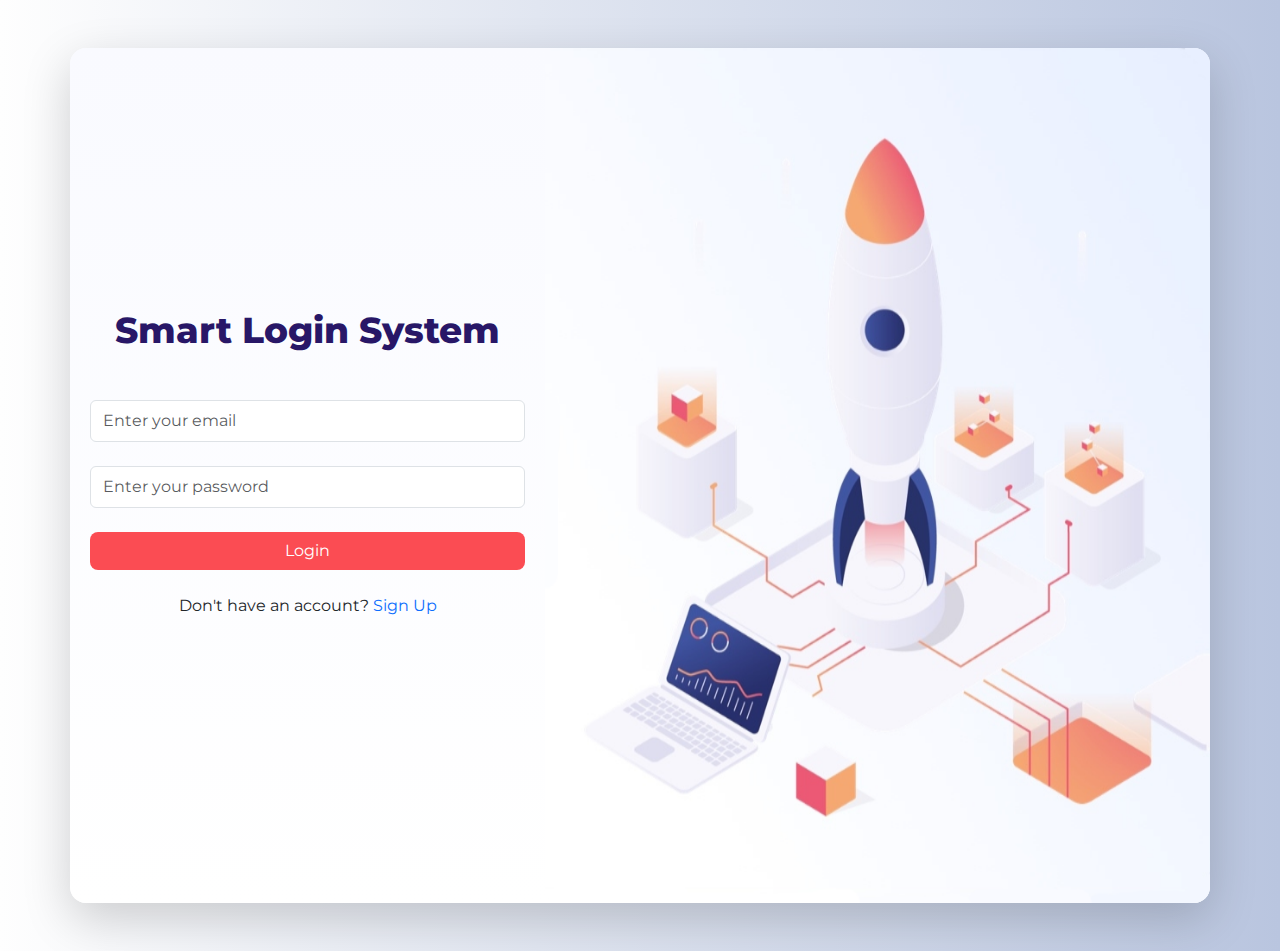
<file: index.html>
<!DOCTYPE html>
<html lang="en">

<head>
  <meta charset="UTF-8">
  <meta name="viewport" content="width=device-width, initial-scale=1.0">
  <link rel="preconnect" href="https://fonts.googleapis.com">
  <link rel="preconnect" href="https://fonts.gstatic.com" crossorigin>
  <link href="https://fonts.googleapis.com/css2?family=Montserrat:wght@400;500;600;700;800;900&display=swap"
    rel="stylesheet">
  <title>Login System</title>
  <link rel="icon" href="imgs/signup_5836184.png">
  <link rel="stylesheet" href="css/all.min.css">
  <link rel="stylesheet" href="css/bootstrap.min.css">
  <link rel="stylesheet" href="css/style.css">
</head>

<body>
  <section id="sec" class="">
    <div class="container py-5">
      <div class="row align-items-center our-bg rounded-4 shadow-lg ">
        <div class="rocket col-lg-5 col-md-12 py-4">
          <div class="px-2 text-center ">
            <h1 class="mb-5">Smart Login System</h1>
            <form class="my-2 ">
              <input id="userName" type="text" placeholder="Enter your name" class="  form-control mb-4 py-2 d-none">
              <input id="userEmail" type="email" placeholder="Enter your email" class=" form-control mb-4 py-2">
              <input id="pass" type="password" placeholder="Enter your password" class=" form-control mb-4 py-2">

              <div id="insertText">
              </div>

              <button type="button" id="signUpBtn" class=" rounded-2 btns w-100 d-none">Sign Up</button>
              <button type="button" id="signInBtn" class=" rounded-3 btns w-100 d-block ">Login</button>
            </form>

            <p id="signUpPrag" class=" d-block my-4">Don't have an account? <a id="signUpLink"
                class="text-primary text-decoration-none" href="">Sign Up</a>
            </p>

            <p id="signInPrag" class="d-none mt-4">You have an account? <a id="signInLink"
                class="text-primary text-decoration-none" href="">Login</a></p>

            <ul id="TermsBox" class="bg-success-subtle text-start text-muted py-3 pe-2 rounded-3 text-primary d-none">
              <li class="mb-2 ">The username must start with a capital letter and not be less than three characters, for
                example:Abdelrahman .</li>
              <li class="mb-2">You must use a valid e-mail, for example: abc@gmail.com
              </li>
              <li class="mb-2">Password must contain Minimum eight and maximum 10 characters, at least one uppercase
                letter, one lowercase letter, one number and one special character,for example: 12345Aa@ .</li>
            </ul>
          </div>
        </div>
        <div id="rightSide" class="col-lg-7 p-0 ">
          <div>
            <img src="imgs/Layer 1.png" alt=" rocket pic" class=" img-fluid rounded-4">
          </div>
        </div>
      </div>
    </div>
  </section>
  <script src="js/bootstrap.bundle.min.js"></script>
  <script src="js/index.js"></script>
</body>

</html>
</file>
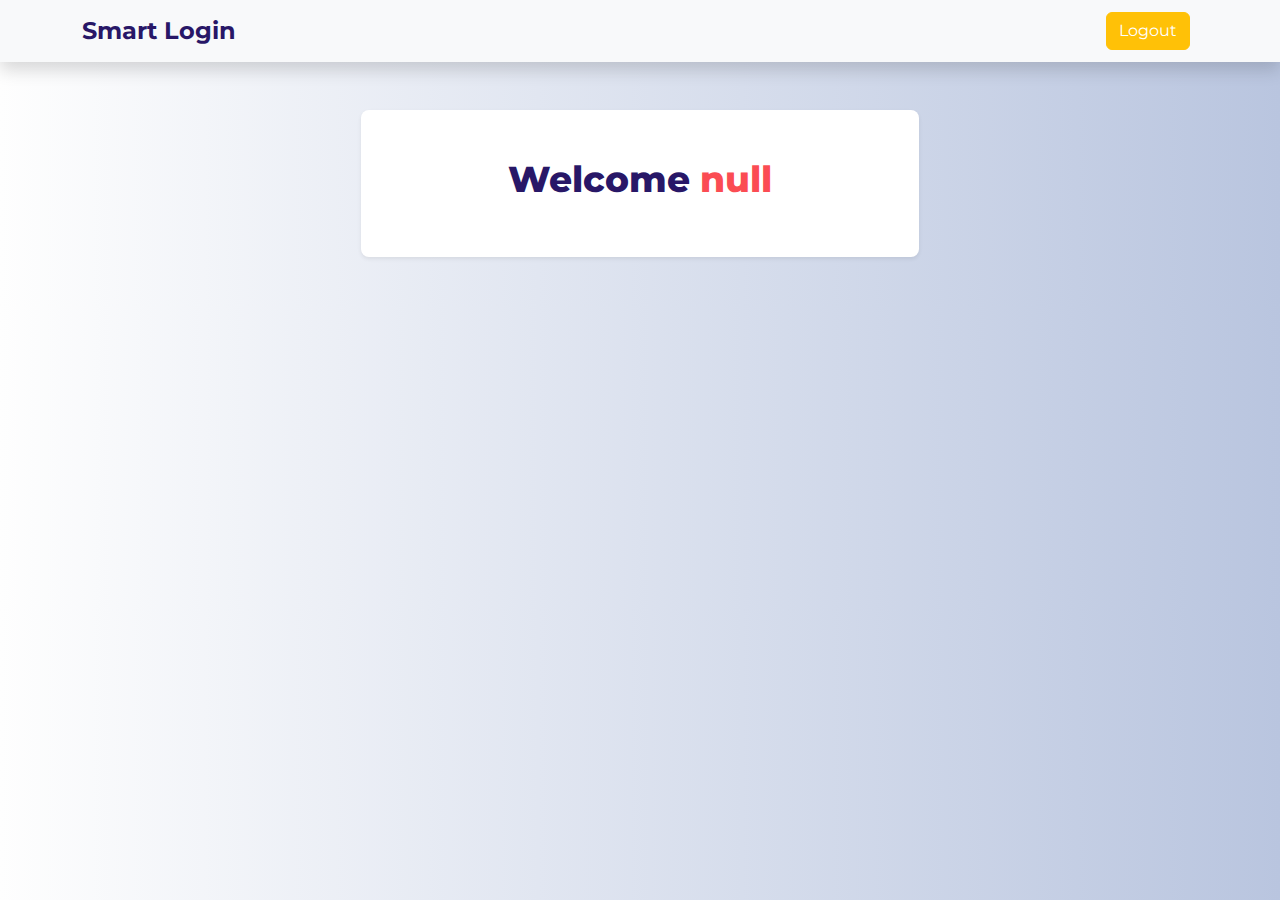
<file: home.html>
<!DOCTYPE html>
<html lang="en">

<head>
  <meta charset="UTF-8">
  <meta name="viewport" content="width=device-width, initial-scale=1.0">
  <link rel="preconnect" href="https://fonts.googleapis.com">
  <link rel="preconnect" href="https://fonts.gstatic.com" crossorigin>
  <link href="https://fonts.googleapis.com/css2?family=Montserrat:wght@400;500;600;700;800;900&display=swap"
    rel="stylesheet">
  <title>Login System</title>
  <link rel="icon" href="imgs/signup_5836184.png">
  <link rel="stylesheet" href="css/all.min.css">
  <link rel="stylesheet" href="css/bootstrap.min.css">
  <link rel="stylesheet" href="css/style.css">
</head>

<body>
  <nav class="navbar bg-body-tertiary shadow">
    <div class="container">
      <a class="navbar-brand fw-bold fs-4">Smart Login</a>
      <a id="logOut" href="./index.html"><button id="logOut" class="btn text-white btn-warning me-2"
          type="button">Logout</button></a>
    </div>
  </nav>
  <section id="sec" class="">
    <div class="container py-5">
      <div id="boxName" class=" mx-auto rounded-3 py-5 w-50 shadow-sm bg-white d-flex justify-content-center">

      </div>
    </div>
  </section>
  <script src="js/bootstrap.bundle.min.js"></script>
  <script src="js/home.js"></script>
</body>

</html>
</file>
<file: css/style.css>
/* global style =================================== */
:root {
  --color-primary: #f5a872;
  --color-secondery: #fb4c53;
  --color-headin: #281767;
  --ff-primary: 'Montserrat', sans-serif;
}

::selection {
  background-color: var(--color-primary);
  color: white;
}

body {
  font-family: var(--ff-primary);
  background-image: linear-gradient(90deg, #fefefe, #b9c5df);
}


h1 {
  color: var(--color-headin);
  font-size: clamp(32px, calc(24px + 3.3vw), 36px);
  font-weight: 800;
}

/* form style======================================================== */
.our-bg {
  background-image: linear-gradient(#f9faff, #ffffff);
}

.btns {
  background-color: var(--color-secondery);
  color: white !important;
  outline: none;
  border: none;
  padding-block: 7px;
  transition: background-color 400ms;
}

.form-control:focus {
  --color-primary: #f8bc9176;
  border-color: var(--color-primary);
  box-shadow: 0 0 0 0.25rem var(--color-primary);
}

.btns:hover {
  --color-secondery: #ea373d;
  background-color: var(--color-secondery);
}

@media screen and (max-width:992px) {
  #rightSide {
    display: none !important;
  }
}

#TermsBox {
  font-size: 14px;
  list-style-type: circle;
}

.navbar-brand {
  color: var(--color-headin);
  font-weight: 700;
}

h1 span {
  color: var(--color-secondery);
}
</file>
